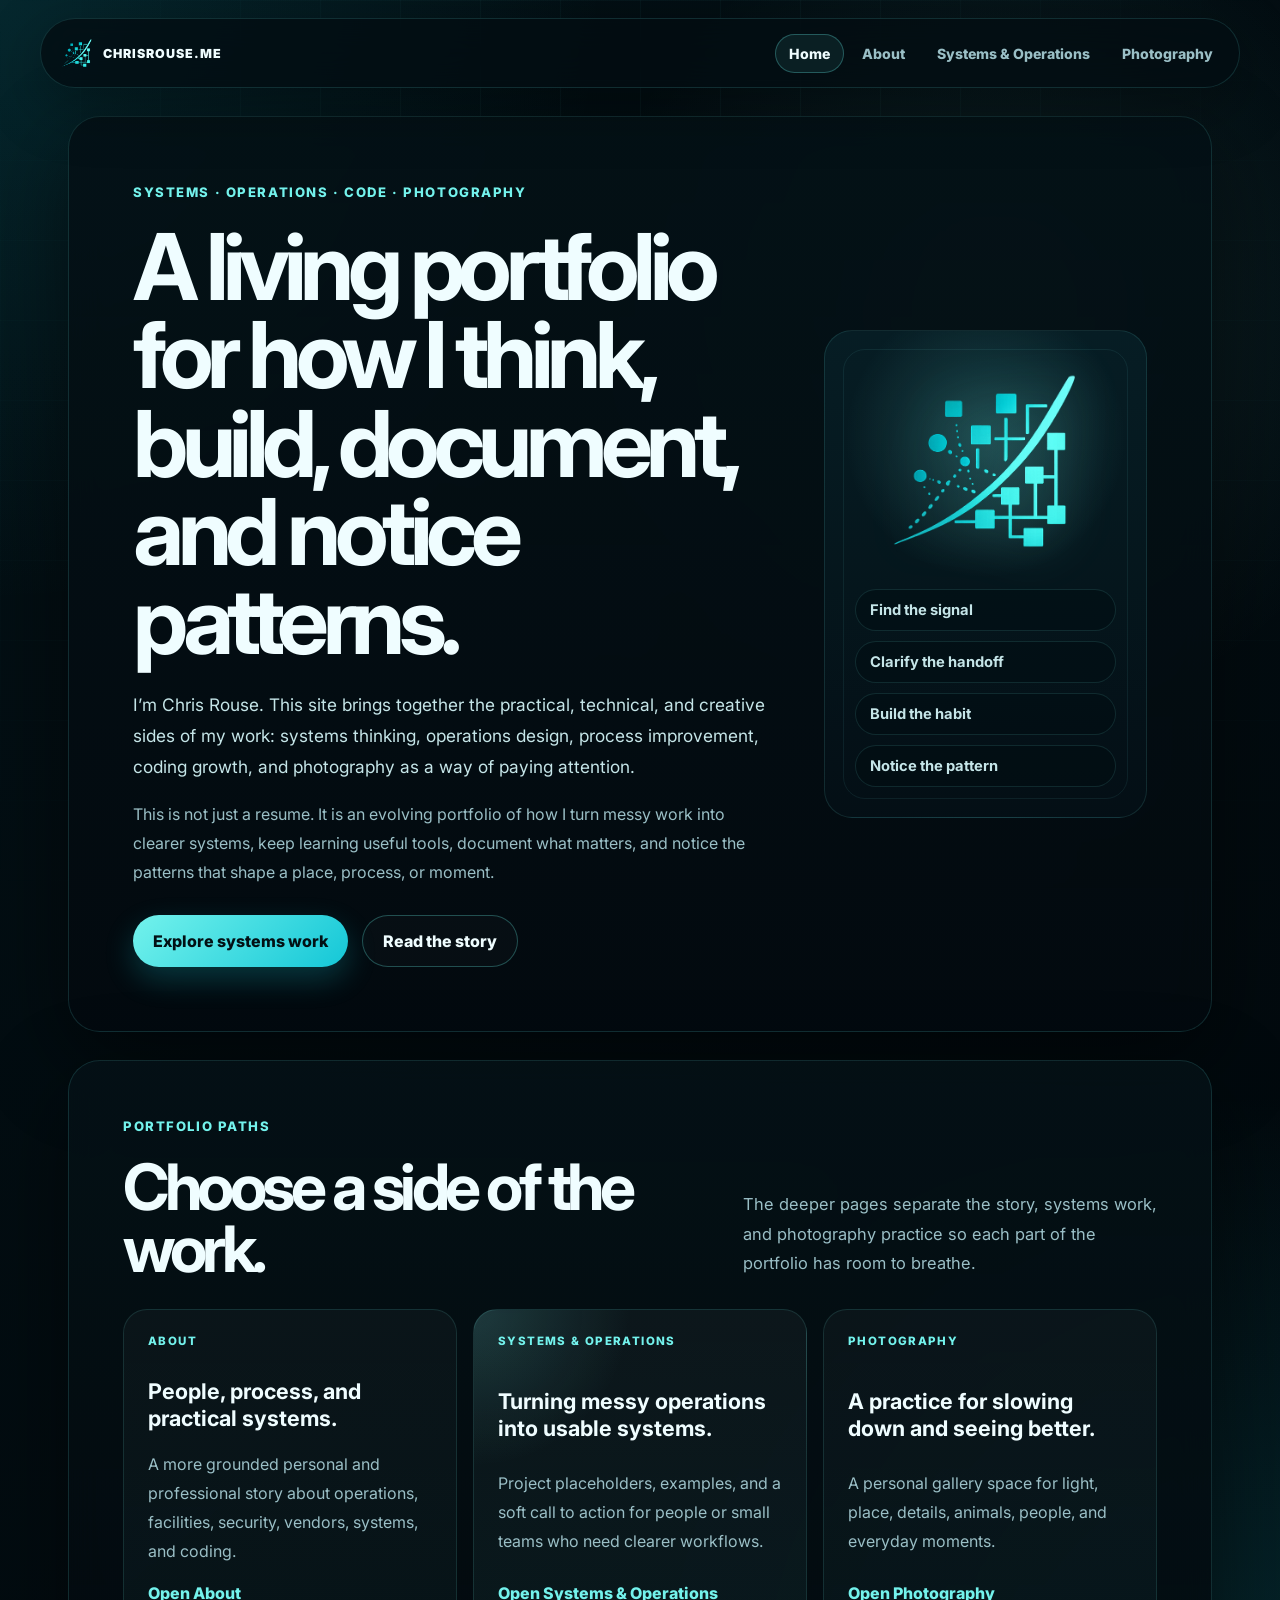
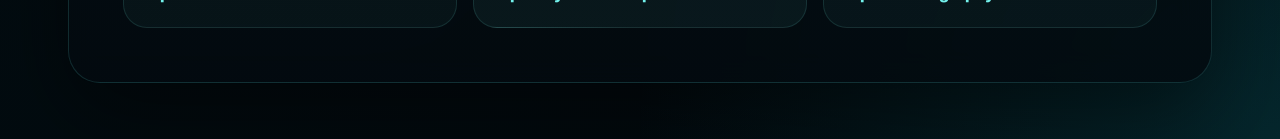
<file: index.html>
<!DOCTYPE html>
<html lang="en">
  <head>
    <meta charset="UTF-8" />
    <meta name="viewport" content="width=device-width, initial-scale=1.0" />
    <title>Chris Rouse | chrisrouse.me</title>
    <meta
      name="description"
      content="The home page for Chris Rouse's living portfolio across systems thinking, operations design, technical growth, and photography."
    />
    <link rel="preconnect" href="https://fonts.googleapis.com" />
    <link rel="preconnect" href="https://fonts.gstatic.com" crossorigin />
    <link
      href="https://fonts.googleapis.com/css2?family=Inter:wght@400;500;600;700;800;900&display=swap"
      rel="stylesheet"
    />
    <link rel="stylesheet" href="/styles.css" />
  </head>
  <body class="home-page">
    <header class="site-header">
      <a class="site-mark" href="/" aria-label="Chris Rouse home">
        <img src="/assets/logo.png" alt="" />
        <span>chrisrouse.me</span>
      </a>

      <input class="nav-toggle" type="checkbox" id="nav-toggle" aria-label="Toggle navigation menu" />
      <label class="nav-toggle-label" for="nav-toggle">
        <span></span>
        <span></span>
        <span></span>
      </label>

      <nav class="site-nav" aria-label="Primary navigation">
        <a href="/" aria-current="page">Home</a>
        <a href="/about">About</a>
        <a href="/systems-operations">Systems &amp; Operations</a>
        <a href="/photography">Photography</a>
      </nav>
    </header>

    <main class="site-shell">
      <section class="hero home-hero" aria-labelledby="home-title">
        <div class="home-layout">
          <div class="hero-copy">
            <p class="eyebrow">Systems · Operations · Code · Photography</p>
            <h1 id="home-title">A living portfolio for how I think, build, document, and notice patterns.</h1>
            <p class="lede">
              I’m Chris Rouse. This site brings together the practical, technical, and creative sides of my work: systems thinking, operations design, process improvement, coding growth, and photography as a way of paying attention.
            </p>
            <p>
              This is not just a resume. It is an evolving portfolio of how I turn messy work into clearer systems, keep learning useful tools, document what matters, and notice the patterns that shape a place, process, or moment.
            </p>
            <div class="cta-row" aria-label="Featured portfolio paths">
              <a class="button button-primary" href="/systems-operations">Explore systems work</a>
              <a class="button button-secondary" href="/about">Read the story</a>
            </div>
          </div>

          <aside class="intro-card" aria-label="Portfolio themes">
            <img class="intro-logo" src="/assets/logo.png" alt="Built by Chris logo" />
            <div class="theme-list">
              <span>Find the signal</span>
              <span>Clarify the handoff</span>
              <span>Build the habit</span>
              <span>Notice the pattern</span>
            </div>
          </aside>
        </div>
      </section>

      <section class="content-section" aria-labelledby="portfolio-title">
        <div class="section-heading split-heading">
          <div>
            <p class="eyebrow">Portfolio paths</p>
            <h2 id="portfolio-title">Choose a side of the work.</h2>
          </div>
          <p>
            The deeper pages separate the story, systems work, and photography practice so each part of the portfolio has room to breathe.
          </p>
        </div>

        <div class="path-grid">
          <article class="path-card">
            <span class="card-kicker">About</span>
            <h3>People, process, and practical systems.</h3>
            <p>A more grounded personal and professional story about operations, facilities, security, vendors, systems, and coding.</p>
            <a href="/about">Open About</a>
          </article>
          <article class="path-card path-card-featured">
            <span class="card-kicker">Systems &amp; Operations</span>
            <h3>Turning messy operations into usable systems.</h3>
            <p>Project placeholders, examples, and a soft call to action for people or small teams who need clearer workflows.</p>
            <a href="/systems-operations">Open Systems &amp; Operations</a>
          </article>
          <article class="path-card">
            <span class="card-kicker">Photography</span>
            <h3>A practice for slowing down and seeing better.</h3>
            <p>A personal gallery space for light, place, details, animals, people, and everyday moments.</p>
            <a href="/photography">Open Photography</a>
          </article>
        </div>
      </section>
    </main>
  </body>
</html>
</file>
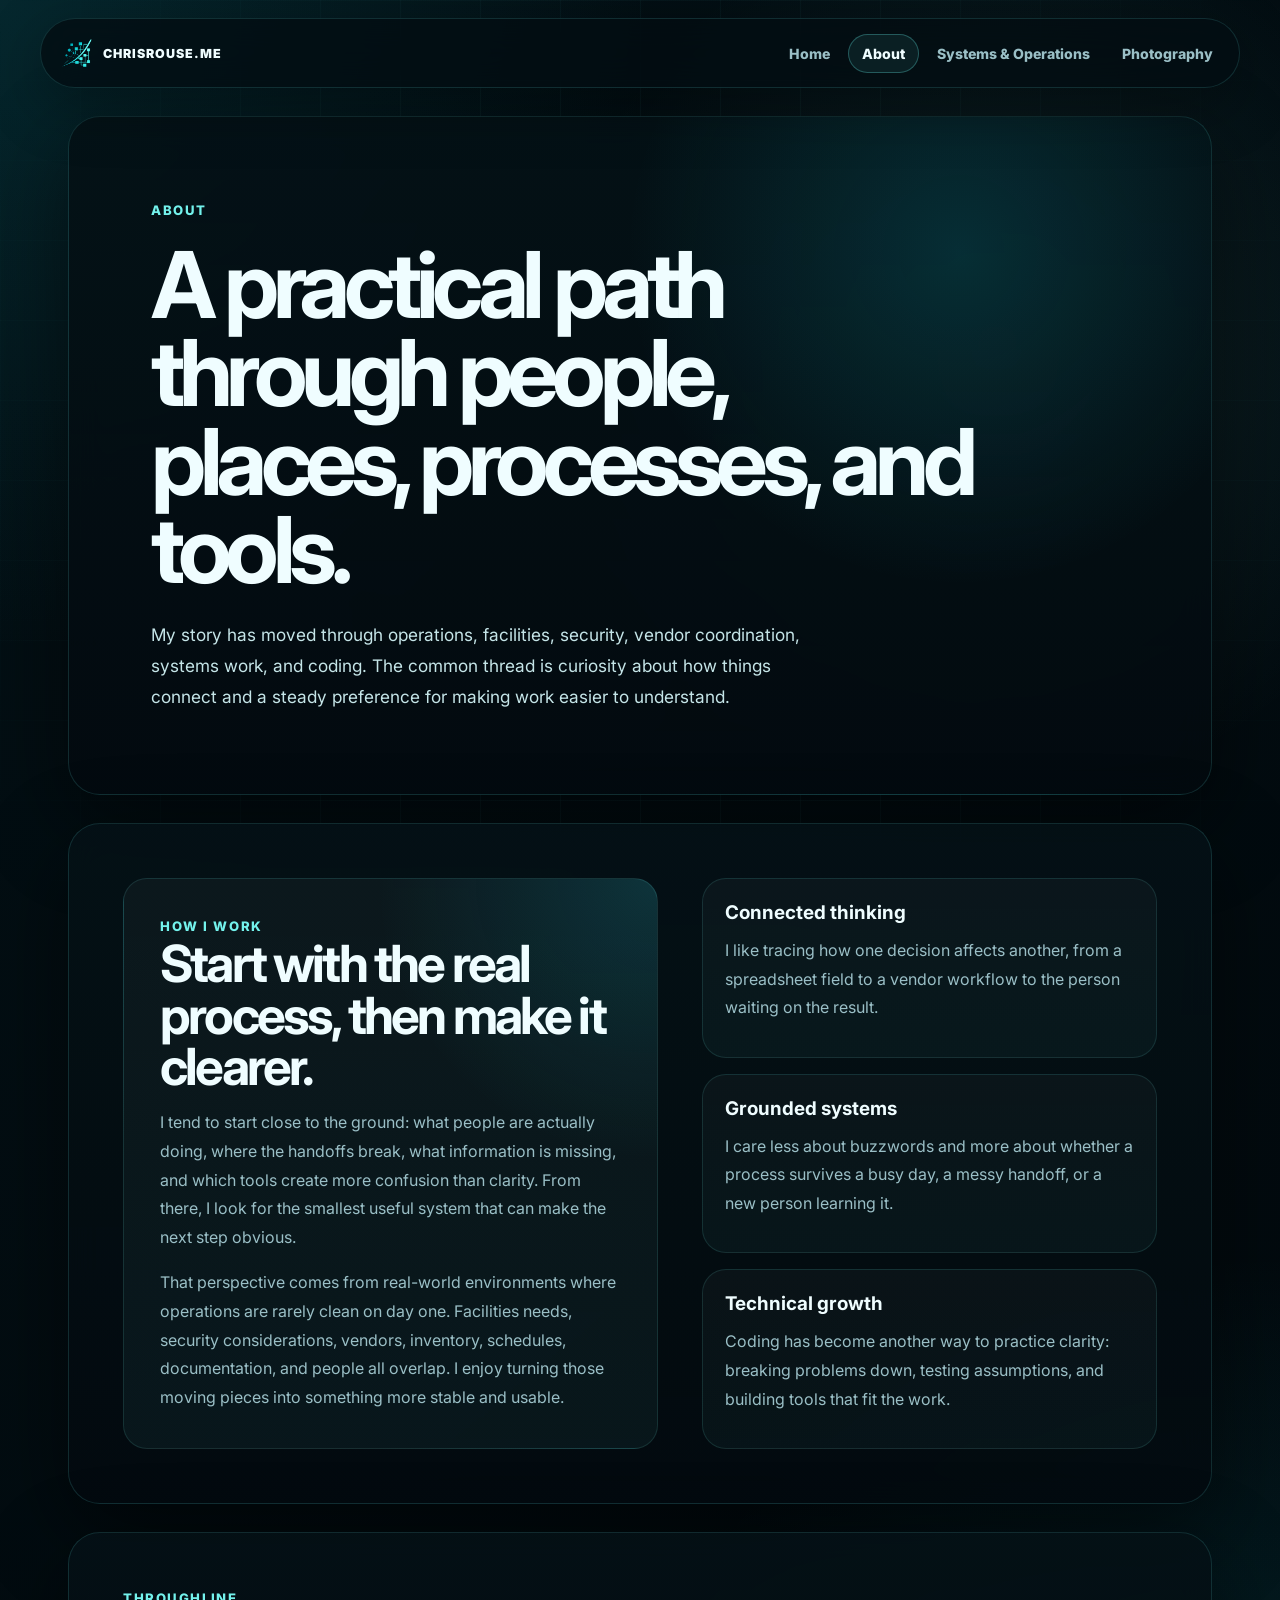
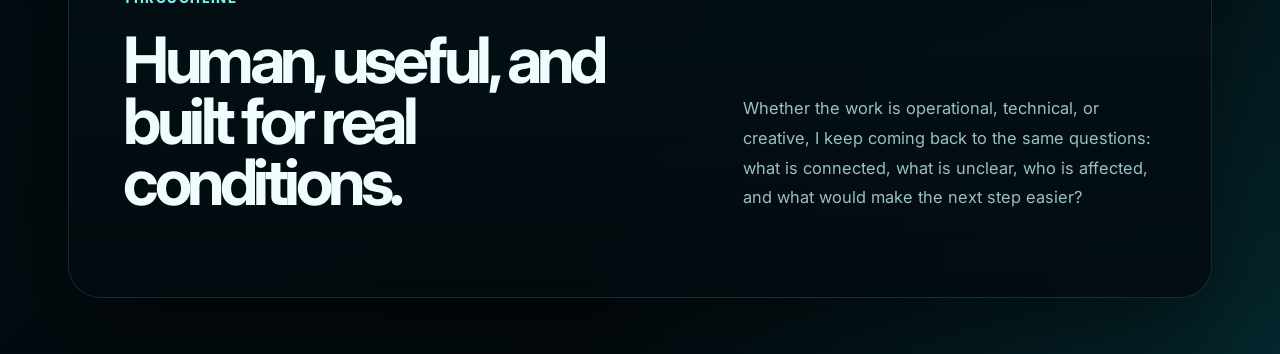
<file: about/index.html>
<!DOCTYPE html>
<html lang="en">
  <head>
    <meta charset="UTF-8" />
    <meta name="viewport" content="width=device-width, initial-scale=1.0" />
    <title>About | Chris Rouse</title>
    <meta
      name="description"
      content="A grounded personal and professional story from Chris Rouse across operations, facilities, security, systems work, and coding."
    />
    <link rel="preconnect" href="https://fonts.googleapis.com" />
    <link rel="preconnect" href="https://fonts.gstatic.com" crossorigin />
    <link
      href="https://fonts.googleapis.com/css2?family=Inter:wght@400;500;600;700;800;900&display=swap"
      rel="stylesheet"
    />
    <link rel="stylesheet" href="/styles.css" />
  </head>
  <body>
    <header class="site-header">
      <a class="site-mark" href="/" aria-label="Chris Rouse home">
        <img src="/assets/logo.png" alt="" />
        <span>chrisrouse.me</span>
      </a>

      <input class="nav-toggle" type="checkbox" id="nav-toggle" aria-label="Toggle navigation menu" />
      <label class="nav-toggle-label" for="nav-toggle">
        <span></span>
        <span></span>
        <span></span>
      </label>

      <nav class="site-nav" aria-label="Primary navigation">
        <a href="/">Home</a>
        <a href="/about" aria-current="page">About</a>
        <a href="/systems-operations">Systems &amp; Operations</a>
        <a href="/photography">Photography</a>
      </nav>
    </header>

    <main class="site-shell">
      <section class="page-hero" aria-labelledby="about-title">
        <p class="eyebrow">About</p>
        <h1 id="about-title">A practical path through people, places, processes, and tools.</h1>
        <p class="lede">
          My story has moved through operations, facilities, security, vendor coordination, systems work, and coding. The common thread is curiosity about how things connect and a steady preference for making work easier to understand.
        </p>
      </section>

      <section class="content-section" aria-labelledby="approach-title">
        <div class="story-layout">
          <article class="story-panel story-panel-large">
            <p class="eyebrow">How I work</p>
            <h2 id="approach-title">Start with the real process, then make it clearer.</h2>
            <p>
              I tend to start close to the ground: what people are actually doing, where the handoffs break, what information is missing, and which tools create more confusion than clarity. From there, I look for the smallest useful system that can make the next step obvious.
            </p>
            <p>
              That perspective comes from real-world environments where operations are rarely clean on day one. Facilities needs, security considerations, vendors, inventory, schedules, documentation, and people all overlap. I enjoy turning those moving pieces into something more stable and usable.
            </p>
          </article>

          <div class="story-stack" aria-label="About highlights">
            <article class="story-card">
              <h3>Connected thinking</h3>
              <p>I like tracing how one decision affects another, from a spreadsheet field to a vendor workflow to the person waiting on the result.</p>
            </article>
            <article class="story-card">
              <h3>Grounded systems</h3>
              <p>I care less about buzzwords and more about whether a process survives a busy day, a messy handoff, or a new person learning it.</p>
            </article>
            <article class="story-card">
              <h3>Technical growth</h3>
              <p>Coding has become another way to practice clarity: breaking problems down, testing assumptions, and building tools that fit the work.</p>
            </article>
          </div>
        </div>
      </section>

      <section class="content-section" aria-labelledby="throughline-title">
        <div class="section-heading split-heading">
          <div>
            <p class="eyebrow">Throughline</p>
            <h2 id="throughline-title">Human, useful, and built for real conditions.</h2>
          </div>
          <p>
            Whether the work is operational, technical, or creative, I keep coming back to the same questions: what is connected, what is unclear, who is affected, and what would make the next step easier?
          </p>
        </div>
      </section>
    </main>
  </body>
</html>
</file>
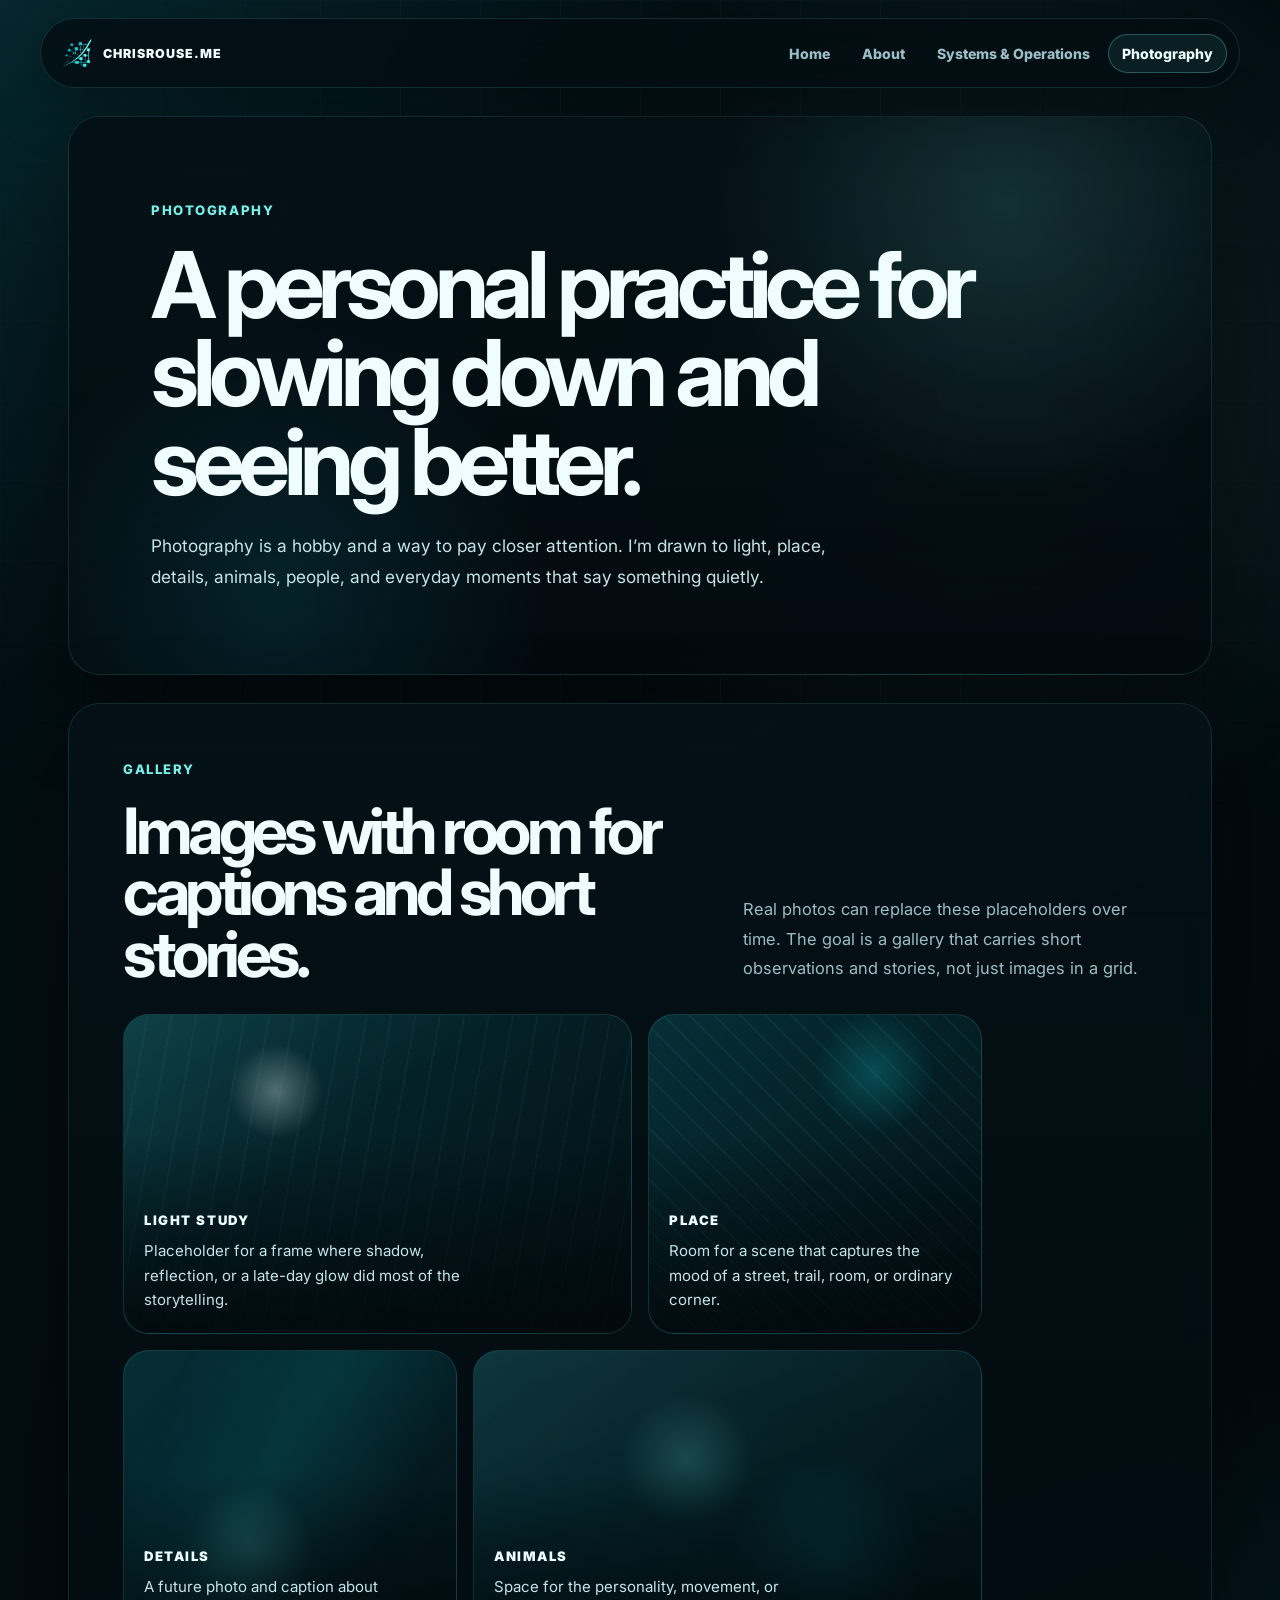
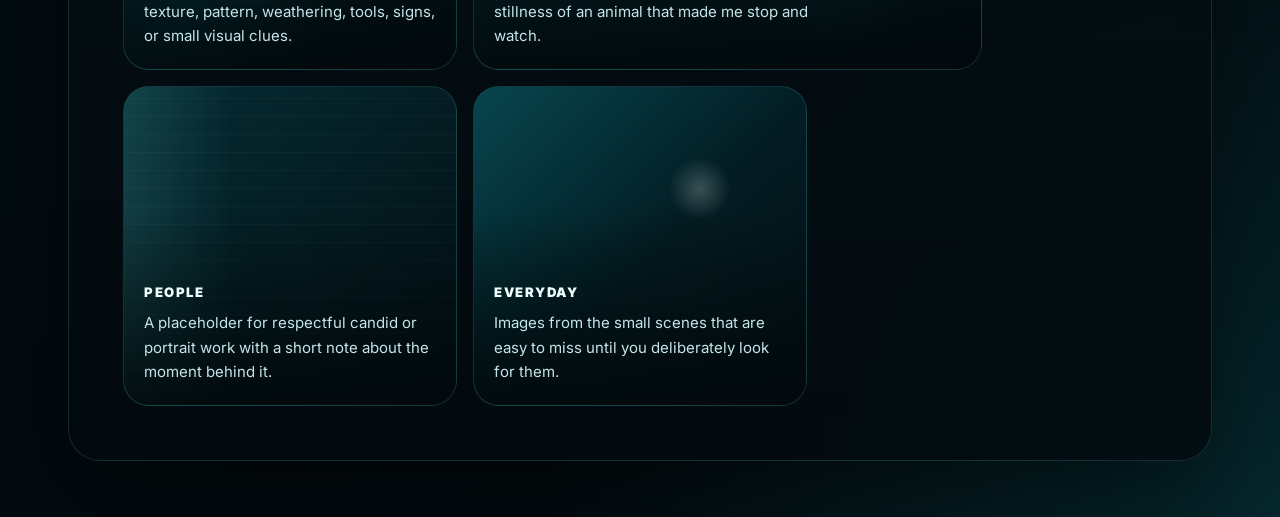
<file: photography/index.html>
<!DOCTYPE html>
<html lang="en">
  <head>
    <meta charset="UTF-8" />
    <meta name="viewport" content="width=device-width, initial-scale=1.0" />
    <title>Photography | Chris Rouse</title>
    <meta
      name="description"
      content="A personal photography page from Chris Rouse about noticing light, place, details, animals, people, and everyday moments."
    />
    <link rel="preconnect" href="https://fonts.googleapis.com" />
    <link rel="preconnect" href="https://fonts.gstatic.com" crossorigin />
    <link
      href="https://fonts.googleapis.com/css2?family=Inter:wght@400;500;600;700;800;900&display=swap"
      rel="stylesheet"
    />
    <link rel="stylesheet" href="/styles.css" />
  </head>
  <body>
    <header class="site-header">
      <a class="site-mark" href="/" aria-label="Chris Rouse home">
        <img src="/assets/logo.png" alt="" />
        <span>chrisrouse.me</span>
      </a>

      <input class="nav-toggle" type="checkbox" id="nav-toggle" aria-label="Toggle navigation menu" />
      <label class="nav-toggle-label" for="nav-toggle">
        <span></span>
        <span></span>
        <span></span>
      </label>

      <nav class="site-nav" aria-label="Primary navigation">
        <a href="/">Home</a>
        <a href="/about">About</a>
        <a href="/systems-operations">Systems &amp; Operations</a>
        <a href="/photography" aria-current="page">Photography</a>
      </nav>
    </header>

    <main class="site-shell">
      <section class="page-hero photography-page-hero" aria-labelledby="photography-title">
        <p class="eyebrow">Photography</p>
        <h1 id="photography-title">A personal practice for slowing down and seeing better.</h1>
        <p class="lede">
          Photography is a hobby and a way to pay closer attention. I’m drawn to light, place, details, animals, people, and everyday moments that say something quietly.
        </p>
      </section>

      <section class="content-section" aria-labelledby="gallery-title">
        <div class="section-heading split-heading">
          <div>
            <p class="eyebrow">Gallery</p>
            <h2 id="gallery-title">Images with room for captions and short stories.</h2>
          </div>
          <p>
            Real photos can replace these placeholders over time. The goal is a gallery that carries short observations and stories, not just images in a grid.
          </p>
        </div>

        <div class="photo-grid" aria-label="Photography gallery placeholders">
          <article class="photo-card photo-card-one">
            <div>
              <span>Light study</span>
              <p>Placeholder for a frame where shadow, reflection, or a late-day glow did most of the storytelling.</p>
            </div>
          </article>
          <article class="photo-card photo-card-two">
            <div>
              <span>Place</span>
              <p>Room for a scene that captures the mood of a street, trail, room, or ordinary corner.</p>
            </div>
          </article>
          <article class="photo-card photo-card-three">
            <div>
              <span>Details</span>
              <p>A future photo and caption about texture, pattern, weathering, tools, signs, or small visual clues.</p>
            </div>
          </article>
          <article class="photo-card photo-card-four">
            <div>
              <span>Animals</span>
              <p>Space for the personality, movement, or stillness of an animal that made me stop and watch.</p>
            </div>
          </article>
          <article class="photo-card photo-card-five">
            <div>
              <span>People</span>
              <p>A placeholder for respectful candid or portrait work with a short note about the moment behind it.</p>
            </div>
          </article>
          <article class="photo-card photo-card-six">
            <div>
              <span>Everyday</span>
              <p>Images from the small scenes that are easy to miss until you deliberately look for them.</p>
            </div>
          </article>
        </div>
      </section>
    </main>
  </body>
</html>
</file>
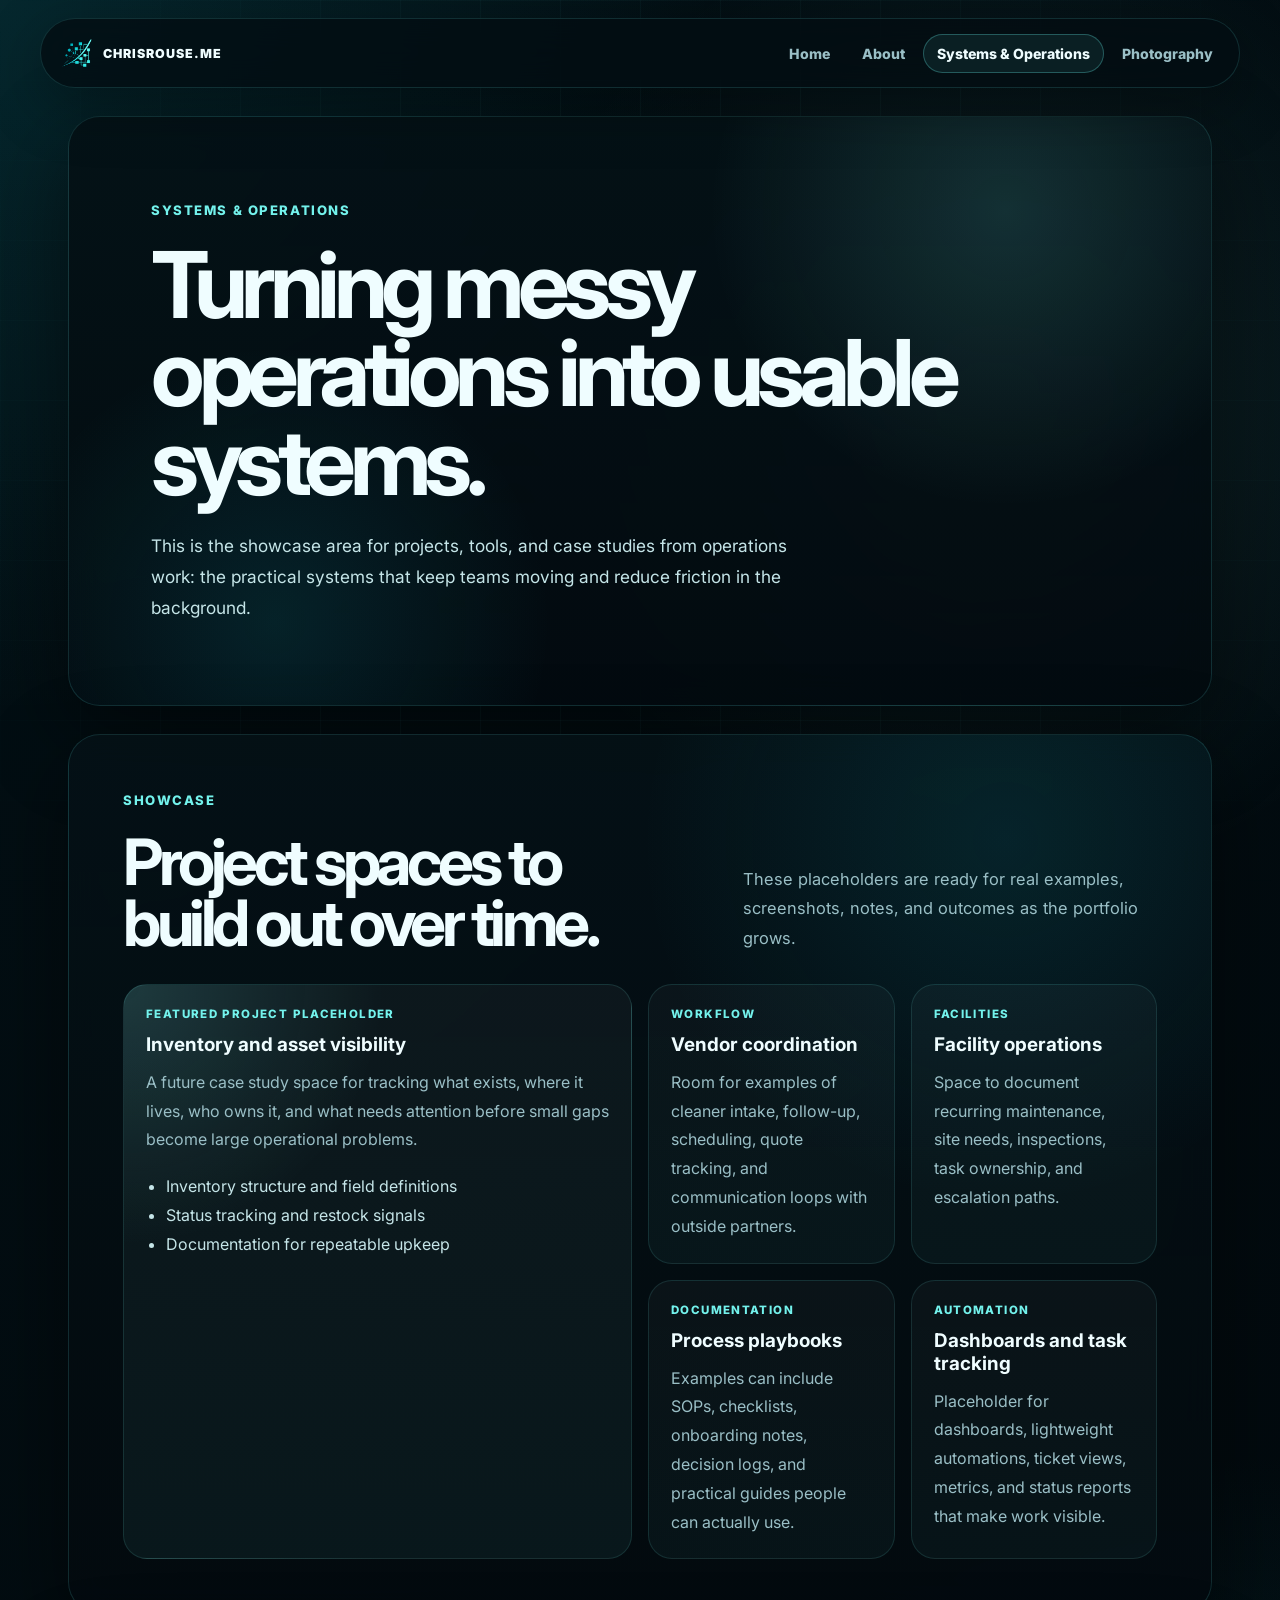
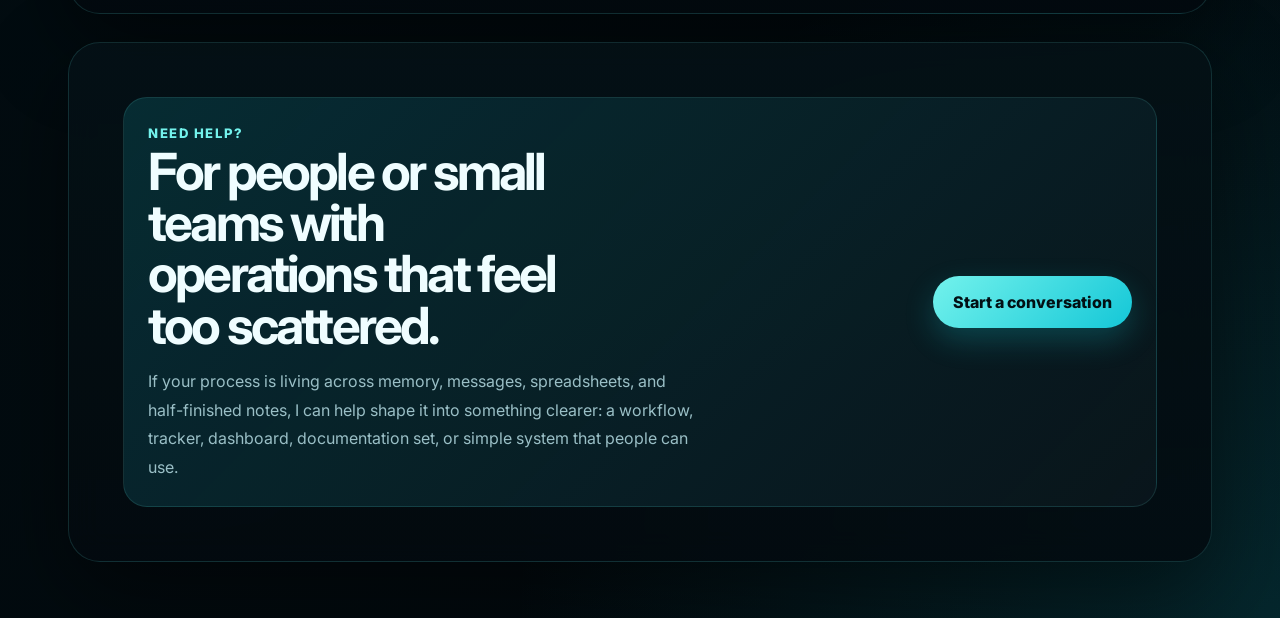
<file: systems-operations/index.html>
<!DOCTYPE html>
<html lang="en">
  <head>
    <meta charset="UTF-8" />
    <meta name="viewport" content="width=device-width, initial-scale=1.0" />
    <title>Systems &amp; Operations | Chris Rouse</title>
    <meta
      name="description"
      content="Systems and operations work from Chris Rouse, including inventory, vendors, facilities, process documentation, dashboards, automation, and task tracking."
    />
    <link rel="preconnect" href="https://fonts.googleapis.com" />
    <link rel="preconnect" href="https://fonts.gstatic.com" crossorigin />
    <link
      href="https://fonts.googleapis.com/css2?family=Inter:wght@400;500;600;700;800;900&display=swap"
      rel="stylesheet"
    />
    <link rel="stylesheet" href="/styles.css" />
  </head>
  <body>
    <header class="site-header">
      <a class="site-mark" href="/" aria-label="Chris Rouse home">
        <img src="/assets/logo.png" alt="" />
        <span>chrisrouse.me</span>
      </a>

      <input class="nav-toggle" type="checkbox" id="nav-toggle" aria-label="Toggle navigation menu" />
      <label class="nav-toggle-label" for="nav-toggle">
        <span></span>
        <span></span>
        <span></span>
      </label>

      <nav class="site-nav" aria-label="Primary navigation">
        <a href="/">Home</a>
        <a href="/about">About</a>
        <a href="/systems-operations" aria-current="page">Systems &amp; Operations</a>
        <a href="/photography">Photography</a>
      </nav>
    </header>

    <main class="site-shell">
      <section class="page-hero systems-page-hero" aria-labelledby="systems-title">
        <p class="eyebrow">Systems &amp; Operations</p>
        <h1 id="systems-title">Turning messy operations into usable systems.</h1>
        <p class="lede">
          This is the showcase area for projects, tools, and case studies from operations work: the practical systems that keep teams moving and reduce friction in the background.
        </p>
      </section>

      <section class="content-section systems-section" aria-labelledby="projects-title">
        <div class="section-heading split-heading">
          <div>
            <p class="eyebrow">Showcase</p>
            <h2 id="projects-title">Project spaces to build out over time.</h2>
          </div>
          <p>
            These placeholders are ready for real examples, screenshots, notes, and outcomes as the portfolio grows.
          </p>
        </div>

        <div class="systems-grid">
          <article class="system-card system-card-featured">
            <span class="card-kicker">Featured project placeholder</span>
            <h3>Inventory and asset visibility</h3>
            <p>
              A future case study space for tracking what exists, where it lives, who owns it, and what needs attention before small gaps become large operational problems.
            </p>
            <ul>
              <li>Inventory structure and field definitions</li>
              <li>Status tracking and restock signals</li>
              <li>Documentation for repeatable upkeep</li>
            </ul>
          </article>

          <article class="system-card">
            <span class="card-kicker">Workflow</span>
            <h3>Vendor coordination</h3>
            <p>Room for examples of cleaner intake, follow-up, scheduling, quote tracking, and communication loops with outside partners.</p>
          </article>
          <article class="system-card">
            <span class="card-kicker">Facilities</span>
            <h3>Facility operations</h3>
            <p>Space to document recurring maintenance, site needs, inspections, task ownership, and escalation paths.</p>
          </article>
          <article class="system-card">
            <span class="card-kicker">Documentation</span>
            <h3>Process playbooks</h3>
            <p>Examples can include SOPs, checklists, onboarding notes, decision logs, and practical guides people can actually use.</p>
          </article>
          <article class="system-card">
            <span class="card-kicker">Automation</span>
            <h3>Dashboards and task tracking</h3>
            <p>Placeholder for dashboards, lightweight automations, ticket views, metrics, and status reports that make work visible.</p>
          </article>
        </div>
      </section>

      <section class="content-section" aria-labelledby="help-title">
        <aside class="cta-panel no-top-margin" aria-label="Systems and operations call to action">
          <div>
            <p class="eyebrow">Need help?</p>
            <h2 id="help-title">For people or small teams with operations that feel too scattered.</h2>
            <p>
              If your process is living across memory, messages, spreadsheets, and half-finished notes, I can help shape it into something clearer: a workflow, tracker, dashboard, documentation set, or simple system that people can use.
            </p>
          </div>
          <a class="button button-primary" href="mailto:hello@chrisrouse.me">Start a conversation</a>
        </aside>
      </section>
    </main>
  </body>
</html>
</file>
<file: styles.css>
:root {
  color-scheme: dark;
  --bg: #031015;
  --bg-deep: #02080c;
  --panel: rgba(4, 19, 26, 0.84);
  --panel-strong: rgba(5, 24, 32, 0.94);
  --line: rgba(103, 242, 238, 0.14);
  --line-strong: rgba(103, 242, 238, 0.28);
  --text: #effdff;
  --muted: #9abfc6;
  --muted-strong: #c5e5e8;
  --accent: #14c7d7;
  --accent-strong: #73f2ec;
  --accent-soft: rgba(20, 199, 215, 0.14);
  --accent-glow: rgba(20, 199, 215, 0.35);
  --shadow: 0 30px 90px rgba(0, 0, 0, 0.48);
  --radius-large: 32px;
  --radius-card: 24px;
}

* {
  box-sizing: border-box;
}

html {
  scroll-padding-top: 112px;
}

body {
  margin: 0;
  min-height: 100vh;
  font-family: 'Inter', system-ui, -apple-system, BlinkMacSystemFont, 'Segoe UI', sans-serif;
  color: var(--text);
  background:
    radial-gradient(circle at top left, rgba(20, 199, 215, 0.13), transparent 28%),
    radial-gradient(circle at 78% 18%, rgba(115, 242, 236, 0.1), transparent 24%),
    radial-gradient(circle at bottom right, rgba(20, 199, 215, 0.16), transparent 30%),
    linear-gradient(140deg, var(--bg), var(--bg-deep));
}

body::before {
  content: '';
  position: fixed;
  inset: 0;
  pointer-events: none;
  background-image:
    linear-gradient(rgba(115, 242, 236, 0.045) 1px, transparent 1px),
    linear-gradient(90deg, rgba(115, 242, 236, 0.045) 1px, transparent 1px);
  background-size: 80px 80px;
  mask-image: radial-gradient(circle at center, black 50%, transparent 100%);
}

img {
  display: block;
  max-width: 100%;
}

a {
  color: inherit;
}

p {
  color: var(--muted);
  line-height: 1.8;
}

.site-header {
  position: sticky;
  top: 18px;
  z-index: 10;
  display: flex;
  gap: 16px;
  align-items: center;
  justify-content: space-between;
  width: min(1200px, calc(100% - 56px));
  margin: 18px auto 0;
  padding: 12px;
  border: 1px solid var(--line);
  border-radius: 999px;
  background: rgba(3, 13, 18, 0.8);
  box-shadow: 0 18px 60px rgba(0, 0, 0, 0.32);
  backdrop-filter: blur(18px);
}

.site-mark,
.site-nav a {
  text-decoration: none;
}

.site-mark {
  display: inline-flex;
  gap: 10px;
  align-items: center;
  padding: 6px 14px 6px 8px;
  border-radius: 999px;
  color: var(--text);
  font-size: 0.78rem;
  font-weight: 900;
  letter-spacing: 0.08em;
  text-transform: uppercase;
  white-space: nowrap;
}

.site-mark img {
  width: 32px;
  height: 32px;
  object-fit: contain;
}

.site-nav {
  display: flex;
  flex-wrap: wrap;
  gap: 4px;
  justify-content: flex-end;
}

.site-nav a {
  padding: 10px 13px;
  border: 1px solid transparent;
  border-radius: 999px;
  color: var(--muted);
  font-size: 0.88rem;
  font-weight: 800;
  transition: color 180ms ease, border-color 180ms ease, background 180ms ease, transform 180ms ease;
}

.site-nav a:hover,
.site-nav a:focus-visible {
  color: var(--text);
  border-color: var(--line-strong);
  background: rgba(255, 255, 255, 0.04);
  transform: translateY(-1px);
}

.nav-toggle {
  position: absolute;
  inline-size: 1px;
  block-size: 1px;
  overflow: hidden;
  clip: rect(0 0 0 0);
  clip-path: inset(50%);
  white-space: nowrap;
}

.nav-toggle-label {
  display: none;
}

.site-shell {
  position: relative;
  z-index: 1;
  display: grid;
  gap: 28px;
  width: min(1200px, 100%);
  margin: 0 auto;
  padding: 28px 28px 56px;
}

.hero,
.content-section {
  width: 100%;
  border: 1px solid var(--line);
  border-radius: var(--radius-large);
  background: linear-gradient(180deg, rgba(4, 17, 22, 0.92), rgba(3, 10, 15, 0.86));
  box-shadow: var(--shadow);
  backdrop-filter: blur(16px);
  overflow: hidden;
}

.hero {
  padding: clamp(30px, 5vw, 64px);
}

.home-hero {
  min-height: 76vh;
  display: grid;
  align-items: center;
}

.content-section {
  padding: clamp(28px, 5vw, 54px);
}

.home-layout,
.story-layout,
.split-heading,
.cta-panel {
  display: grid;
  gap: clamp(24px, 4vw, 44px);
}

.home-layout {
  grid-template-columns: minmax(0, 1.1fr) minmax(280px, 0.55fr);
  align-items: center;
}

.story-layout {
  grid-template-columns: minmax(0, 1.08fr) minmax(280px, 0.92fr);
}

.split-heading,
.cta-panel {
  grid-template-columns: minmax(0, 1fr) minmax(280px, 0.72fr);
  align-items: end;
}

.eyebrow,
.card-kicker {
  margin: 0 0 18px;
  color: var(--accent-strong);
  font-size: 0.82rem;
  font-weight: 800;
  letter-spacing: 0.12em;
  text-transform: uppercase;
}

h1,
.section-heading h2 {
  margin: 0;
  max-width: 13ch;
  line-height: 0.96;
  letter-spacing: -0.07em;
}

h1 {
  font-size: clamp(3.15rem, 7.2vw, 6.2rem);
}

.section-heading h2 {
  font-size: clamp(2.4rem, 5vw, 4.4rem);
}

.section-heading {
  max-width: 100%;
  margin-bottom: 30px;
}

.section-heading > p,
.split-heading > p {
  max-width: 66ch;
  margin: 0;
  color: var(--muted);
  font-size: 1.03rem;
  line-height: 1.8;
}

.section-heading:not(.split-heading) > p:not(.eyebrow) {
  margin-top: 20px;
}

.lede {
  max-width: 62ch;
  margin: 24px 0 0;
  color: var(--muted-strong);
  font-size: 1.08rem;
  line-height: 1.8;
}

.hero-copy > p:not(.eyebrow, .lede) {
  max-width: 64ch;
  margin: 18px 0 0;
}

.cta-row {
  display: flex;
  flex-wrap: wrap;
  gap: 14px;
  margin-top: 28px;
}

.button {
  display: inline-flex;
  align-items: center;
  justify-content: center;
  min-height: 52px;
  padding: 0 20px;
  border-radius: 999px;
  text-decoration: none;
  font-weight: 800;
  transition: transform 180ms ease, border-color 180ms ease, background 180ms ease, color 180ms ease;
}

.button:hover,
.button:focus-visible {
  transform: translateY(-1px);
}

.button-primary {
  color: #021014;
  background: linear-gradient(135deg, var(--accent-strong), var(--accent));
  box-shadow: 0 12px 30px rgba(20, 199, 215, 0.24);
}

.button-secondary {
  color: var(--text);
  border: 1px solid var(--line-strong);
  background: rgba(255, 255, 255, 0.02);
}

.intro-card,
.story-panel,
.story-card,
.system-card,
.cta-panel,
.status-card {
  border: 1px solid rgba(115, 242, 236, 0.12);
  background: linear-gradient(180deg, rgba(255, 255, 255, 0.03), rgba(115, 242, 236, 0.045));
}

.intro-card {
  position: relative;
  min-height: 410px;
  display: grid;
  align-content: space-between;
  gap: 28px;
  padding: 30px;
  border-radius: 28px;
  background:
    radial-gradient(circle at 50% 22%, rgba(115, 242, 236, 0.2), transparent 34%),
    linear-gradient(180deg, rgba(7, 31, 39, 0.9), rgba(4, 16, 22, 0.92));
  overflow: hidden;
}

.intro-card::before {
  content: '';
  position: absolute;
  inset: 18px;
  border: 1px solid rgba(115, 242, 236, 0.08);
  border-radius: 22px;
}

.intro-logo,
.theme-list {
  position: relative;
}

.intro-logo {
  width: min(76%, 260px);
  margin: 0 auto;
  filter: drop-shadow(0 0 26px rgba(115, 242, 236, 0.24));
}

.theme-list {
  display: grid;
  gap: 10px;
}

.theme-list span {
  display: flex;
  align-items: center;
  min-height: 42px;
  padding: 0 14px;
  border: 1px solid rgba(115, 242, 236, 0.12);
  border-radius: 999px;
  color: var(--muted-strong);
  background: rgba(2, 12, 17, 0.44);
  font-size: 0.92rem;
  font-weight: 700;
}

.story-panel,
.story-card,
.system-card {
  border-radius: var(--radius-card);
}

.story-panel {
  padding: clamp(24px, 4vw, 36px);
  background:
    radial-gradient(circle at top right, rgba(20, 199, 215, 0.16), transparent 36%),
    linear-gradient(180deg, rgba(255, 255, 255, 0.035), rgba(115, 242, 236, 0.055));
}

.story-panel h3,
.story-card h3,
.system-card h3,
.cta-panel h3 {
  margin: 0 0 12px;
  font-size: 1.18rem;
}

.story-panel p,
.story-card p,
.system-card p,
.cta-panel p {
  margin: 0;
}

.story-panel p + p {
  margin-top: 16px;
}

.story-stack,
.systems-grid,
.photo-grid {
  display: grid;
  gap: 16px;
}

.story-card,
.system-card {
  padding: 22px;
}

.systems-section {
  background:
    radial-gradient(circle at 82% 12%, rgba(20, 199, 215, 0.11), transparent 30%),
    linear-gradient(180deg, rgba(4, 17, 22, 0.94), rgba(3, 10, 15, 0.88));
}

.systems-grid {
  grid-template-columns: repeat(4, minmax(0, 1fr));
}

.system-card-featured {
  grid-column: span 2;
  grid-row: span 2;
  background:
    radial-gradient(circle at top left, rgba(115, 242, 236, 0.16), transparent 34%),
    linear-gradient(180deg, rgba(255, 255, 255, 0.04), rgba(115, 242, 236, 0.06));
}

.card-kicker {
  display: block;
  margin-bottom: 12px;
  font-size: 0.72rem;
}

.system-card ul {
  margin: 18px 0 0;
  padding-left: 20px;
  color: var(--muted-strong);
  line-height: 1.8;
}

.cta-panel,
.status-card {
  margin-top: 22px;
  padding: 24px;
  border-radius: var(--radius-card);
}

.cta-panel {
  align-items: center;
  background:
    linear-gradient(135deg, rgba(20, 199, 215, 0.15), rgba(255, 255, 255, 0.025)),
    rgba(4, 18, 24, 0.82);
}

.cta-panel .button {
  justify-self: end;
}

.status-card {
  display: flex;
  gap: 14px;
  align-items: center;
  max-width: 780px;
}

.status-card p {
  margin: 0;
}

.status-dot {
  width: 12px;
  height: 12px;
  flex-shrink: 0;
  border-radius: 50%;
  background: linear-gradient(180deg, var(--accent-strong), var(--accent));
  box-shadow: 0 0 22px var(--accent-glow);
}

.photo-grid {
  grid-template-columns: repeat(6, minmax(0, 1fr));
}

.photo-card {
  position: relative;
  min-height: 320px;
  display: flex;
  align-items: flex-end;
  grid-column: span 2;
  padding: 20px;
  border: 1px solid var(--line);
  border-radius: 26px;
  overflow: hidden;
  background: linear-gradient(135deg, rgba(20, 199, 215, 0.18), rgba(3, 16, 21, 0.9));
}

.photo-card:nth-child(1),
.photo-card:nth-child(4) {
  grid-column: span 3;
}

.photo-card::before {
  content: '';
  position: absolute;
  inset: 0;
  opacity: 0.75;
}

.photo-card::after {
  content: '';
  position: absolute;
  inset: 38% 0 0;
  background: linear-gradient(180deg, transparent, rgba(1, 8, 11, 0.88));
}

.photo-card-one::before {
  background:
    radial-gradient(circle at 30% 24%, rgba(239, 253, 255, 0.42), transparent 11%),
    linear-gradient(145deg, rgba(115, 242, 236, 0.12), transparent 42%),
    repeating-linear-gradient(100deg, transparent 0 22px, rgba(115, 242, 236, 0.07) 23px 24px);
}

.photo-card-two::before {
  background:
    radial-gradient(circle at 68% 18%, rgba(20, 199, 215, 0.34), transparent 18%),
    repeating-linear-gradient(45deg, rgba(115, 242, 236, 0.08) 0 2px, transparent 2px 18px);
}

.photo-card-three::before {
  background:
    radial-gradient(circle at 38% 62%, rgba(115, 242, 236, 0.28), transparent 22%),
    linear-gradient(120deg, transparent 12%, rgba(20, 199, 215, 0.16) 42%, transparent 72%);
}

.photo-card-four::before {
  background:
    radial-gradient(circle at 42% 34%, rgba(115, 242, 236, 0.24), transparent 18%),
    radial-gradient(circle at 70% 64%, rgba(20, 199, 215, 0.18), transparent 24%),
    linear-gradient(160deg, rgba(255, 255, 255, 0.06), transparent 48%);
}

.photo-card-five::before {
  background:
    linear-gradient(90deg, rgba(115, 242, 236, 0.16), transparent 34%),
    repeating-linear-gradient(0deg, rgba(255, 255, 255, 0.04) 0 1px, transparent 1px 18px);
}

.photo-card-six::before {
  background:
    radial-gradient(circle at 68% 32%, rgba(239, 253, 255, 0.3), transparent 10%),
    linear-gradient(135deg, rgba(20, 199, 215, 0.22), transparent 55%);
}

.photo-card div {
  position: relative;
  z-index: 1;
}

.photo-card span {
  color: var(--text);
  font-size: 0.82rem;
  font-weight: 900;
  letter-spacing: 0.12em;
  text-transform: uppercase;
}

.photo-card p {
  max-width: 36ch;
  margin: 10px 0 0;
  color: var(--muted-strong);
  font-size: 0.94rem;
  line-height: 1.65;
}

.photo-note {
  max-width: 820px;
}

@media (max-width: 1080px) {
  .home-layout,
  .story-layout,
  .split-heading,
  .cta-panel {
    grid-template-columns: 1fr;
  }

  .systems-grid {
    grid-template-columns: repeat(2, minmax(0, 1fr));
  }

  .cta-panel .button {
    justify-self: start;
  }
}

@media (max-width: 780px) {
  html {
    scroll-padding-top: 92px;
  }

  .site-header {
    width: calc(100% - 32px);
    top: 12px;
    display: grid;
    grid-template-columns: 1fr auto;
    border-radius: 24px;
  }

  .nav-toggle-label {
    display: inline-grid;
    gap: 5px;
    align-content: center;
    justify-content: center;
    width: 44px;
    height: 44px;
    border: 1px solid var(--line-strong);
    border-radius: 14px;
    background: rgba(255, 255, 255, 0.04);
    cursor: pointer;
  }

  .nav-toggle-label span {
    display: block;
    width: 20px;
    height: 2px;
    border-radius: 999px;
    background: var(--accent-strong);
    transition: transform 180ms ease, opacity 180ms ease;
  }

  .site-nav {
    grid-column: 1 / -1;
    display: grid;
    gap: 8px;
    max-height: 0;
    overflow: hidden;
    transition: max-height 220ms ease, padding-top 220ms ease;
  }

  .site-nav a {
    min-width: 0;
    padding: 12px 14px;
    background: rgba(255, 255, 255, 0.025);
  }

  .site-nav a:first-child {
    margin-top: 0;
  }

  .nav-toggle:checked ~ .site-nav {
    max-height: 320px;
    padding-top: 8px;
  }

  .nav-toggle:checked + .nav-toggle-label span:nth-child(1) {
    transform: translateY(7px) rotate(45deg);
  }

  .nav-toggle:checked + .nav-toggle-label span:nth-child(2) {
    opacity: 0;
  }

  .nav-toggle:checked + .nav-toggle-label span:nth-child(3) {
    transform: translateY(-7px) rotate(-45deg);
  }

  .site-shell {
    padding: 16px 16px 40px;
  }

  .hero,
  .content-section {
    border-radius: 24px;
  }

  .systems-grid,
  .photo-grid {
    grid-template-columns: 1fr;
  }

  .system-card-featured,
  .photo-card,
  .photo-card:nth-child(1),
  .photo-card:nth-child(4) {
    grid-column: auto;
  }
}

@media (max-width: 560px) {
  .site-mark span {
    max-width: 152px;
    overflow: hidden;
    text-overflow: ellipsis;
  }

  h1,
  .section-heading h2 {
    max-width: none;
    font-size: clamp(2.65rem, 15vw, 4.05rem);
  }

  .lede {
    font-size: 1rem;
  }

  .cta-row,
  .button {
    width: 100%;
  }

  .intro-card,
  .photo-card {
    min-height: 260px;
  }

  .story-card,
  .system-card,
  .cta-panel,
  .status-card {
    padding: 20px;
  }
}

.site-nav a[aria-current='page'] {
  color: var(--text);
  border-color: var(--line-strong);
  background: rgba(115, 242, 236, 0.08);
}

.page-hero {
  width: 100%;
  padding: clamp(42px, 7vw, 82px);
  border: 1px solid var(--line);
  border-radius: var(--radius-large);
  background:
    radial-gradient(circle at 78% 20%, rgba(20, 199, 215, 0.16), transparent 32%),
    linear-gradient(180deg, rgba(4, 17, 22, 0.94), rgba(3, 10, 15, 0.88));
  box-shadow: var(--shadow);
  backdrop-filter: blur(16px);
  overflow: hidden;
}

.page-hero h1 {
  max-width: 14ch;
}

.systems-page-hero,
.photography-page-hero {
  background:
    radial-gradient(circle at 82% 16%, rgba(115, 242, 236, 0.14), transparent 28%),
    radial-gradient(circle at 18% 86%, rgba(20, 199, 215, 0.12), transparent 26%),
    linear-gradient(180deg, rgba(4, 17, 22, 0.94), rgba(3, 10, 15, 0.88));
}

.path-grid {
  display: grid;
  grid-template-columns: repeat(3, minmax(0, 1fr));
  gap: 16px;
}

.path-card {
  display: grid;
  align-content: space-between;
  gap: 18px;
  min-height: 310px;
  padding: 24px;
  border: 1px solid rgba(115, 242, 236, 0.12);
  border-radius: var(--radius-card);
  background: linear-gradient(180deg, rgba(255, 255, 255, 0.03), rgba(115, 242, 236, 0.045));
}

.path-card-featured {
  background:
    radial-gradient(circle at top left, rgba(115, 242, 236, 0.16), transparent 34%),
    linear-gradient(180deg, rgba(255, 255, 255, 0.04), rgba(115, 242, 236, 0.06));
}

.path-card h3 {
  margin: 0;
  font-size: 1.35rem;
  line-height: 1.25;
}

.path-card p {
  margin: 0;
}

.path-card a {
  display: inline-flex;
  width: fit-content;
  color: var(--accent-strong);
  font-weight: 800;
  text-decoration: none;
}

.path-card a:hover,
.path-card a:focus-visible {
  text-decoration: underline;
  text-underline-offset: 4px;
}

.story-panel h2,
.cta-panel h2 {
  margin: 0 0 16px;
  max-width: 14ch;
  font-size: clamp(2rem, 4vw, 3.4rem);
  line-height: 1;
  letter-spacing: -0.055em;
}

.no-top-margin {
  margin-top: 0;
}

@media (max-width: 1080px) {
  .path-grid {
    grid-template-columns: 1fr;
  }
}

@media (max-width: 780px) {
  .page-hero {
    border-radius: 24px;
  }
}
</file>
